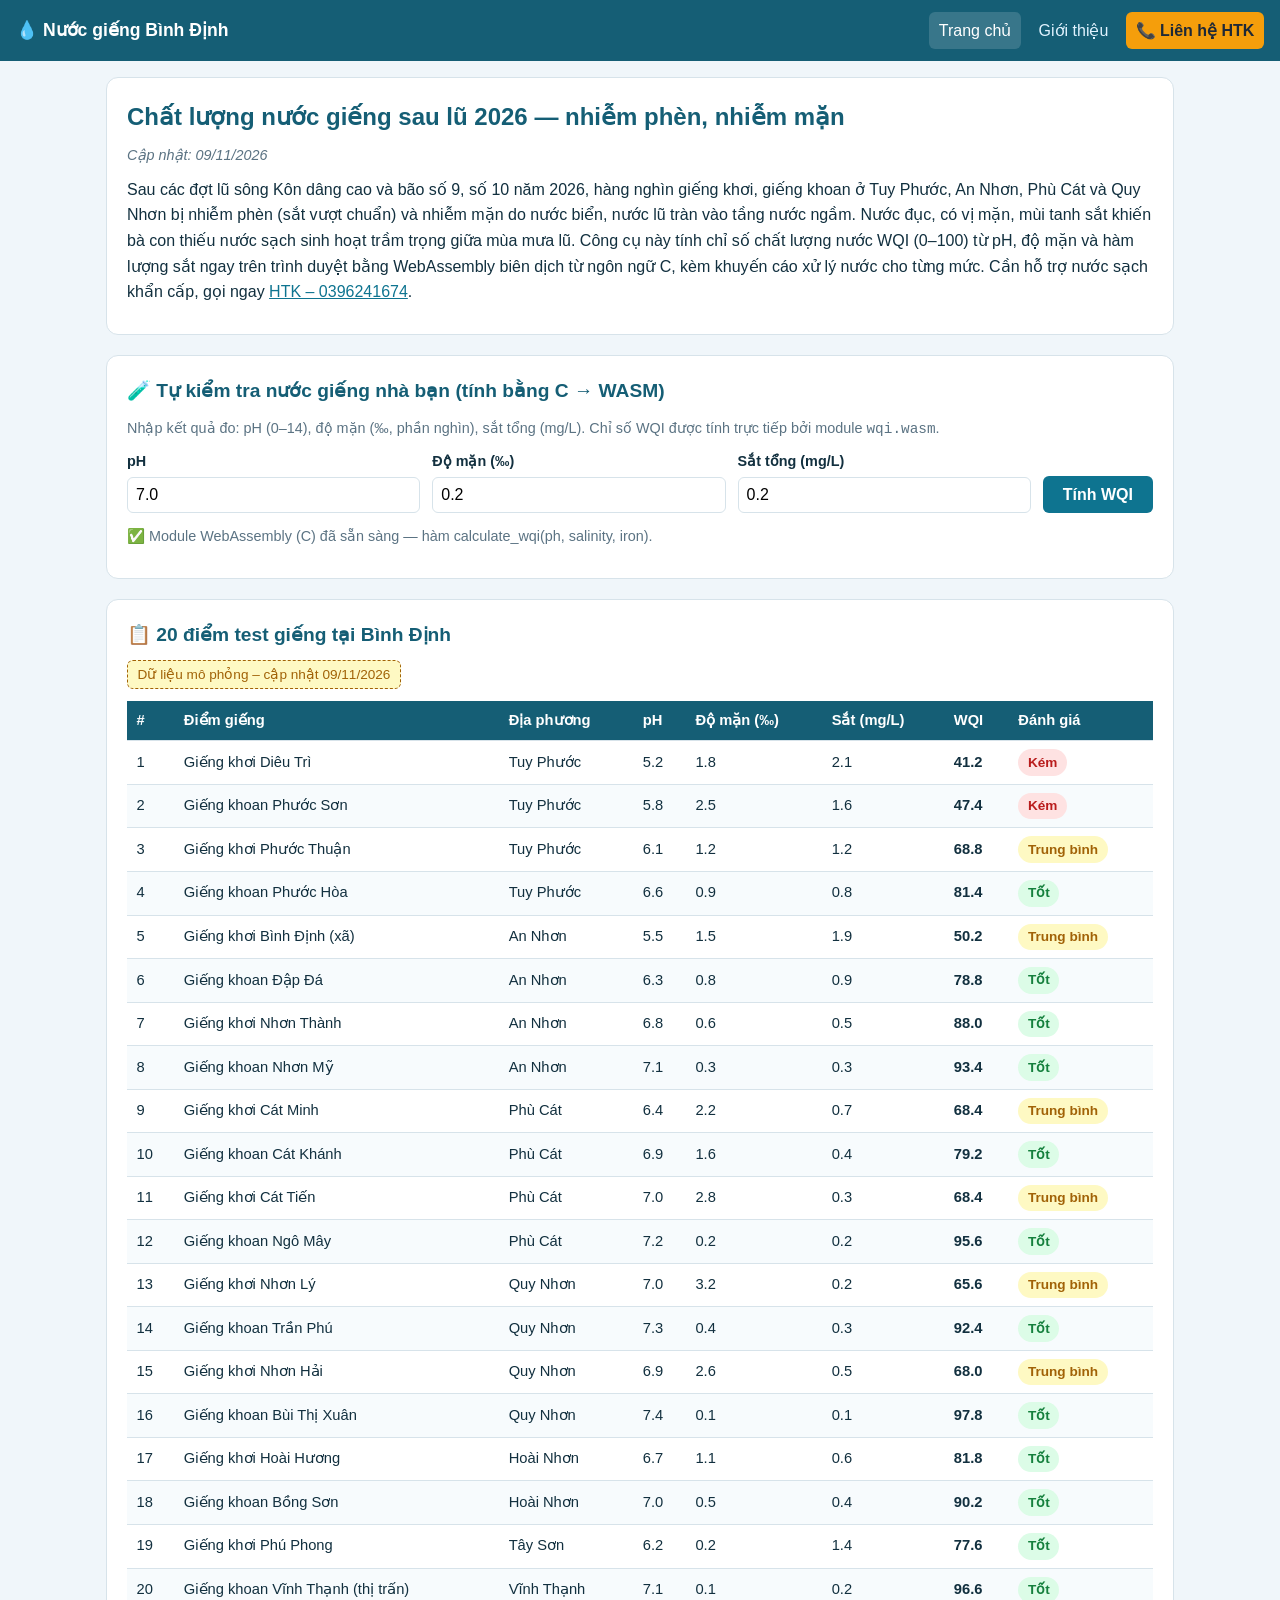
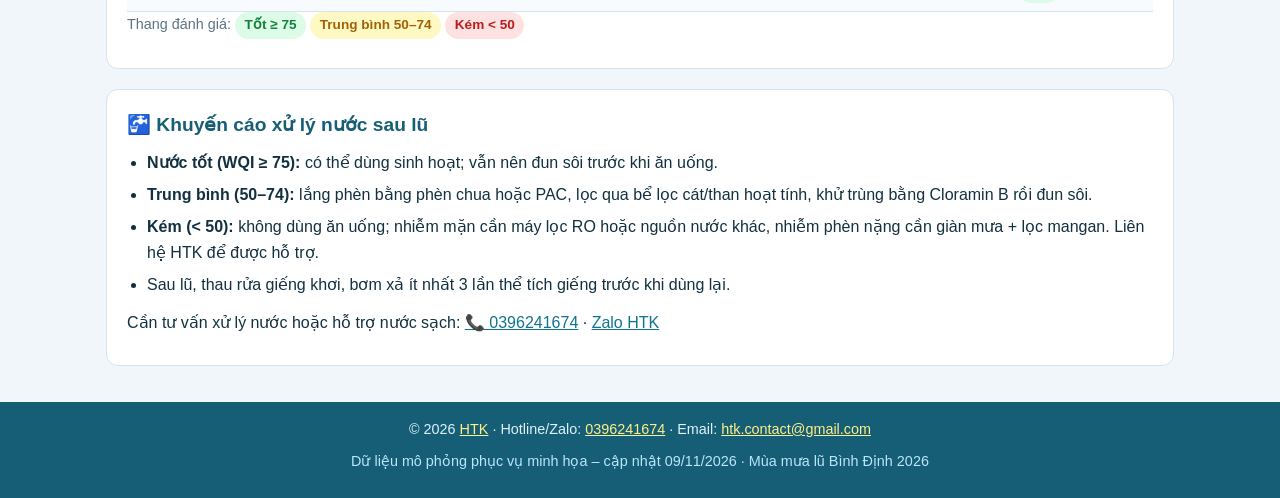
<file: public/index.html>
<!DOCTYPE html>
<html lang="vi">
<head>
  <meta charset="UTF-8">
  <meta name="viewport" content="width=device-width, initial-scale=1.0">
  <meta name="author" content="HTK">
  <meta name="last-updated" content="2026-11-09">
  <meta name="description" content="Chất lượng nước giếng Bình Định sau lũ 2026 — nhiễm phèn, nhiễm mặn. Tính WQI bằng C WebAssembly. HTK 0396241674.">
  <title>Chất lượng nước giếng Bình Định sau lũ 2026 — WQI | HTK</title>
  <link rel="stylesheet" href="style.css">
</head>
<body>
  <header class="navbar">
    <a class="brand" href="index.html">💧 Nước giếng Bình Định</a>
    <nav>
      <a href="index.html" class="active">Trang chủ</a>
      <a href="about.html">Giới thiệu</a>
      <a class="btn-hotline" href="tel:0396241674">📞 Liên hệ HTK</a>
    </nav>
  </header>

  <main>
    <section class="hero">
      <h1>Chất lượng nước giếng sau lũ 2026 — nhiễm phèn, nhiễm mặn</h1>
      <p class="updated">Cập nhật: 09/11/2026</p>
      <p>
        Sau các đợt lũ sông Kôn dâng cao và bão số 9, số 10 năm 2026, hàng nghìn giếng khơi, giếng khoan
        ở Tuy Phước, An Nhơn, Phù Cát và Quy Nhơn bị nhiễm phèn (sắt vượt chuẩn) và nhiễm mặn do nước
        biển, nước lũ tràn vào tầng nước ngầm. Nước đục, có vị mặn, mùi tanh sắt khiến bà con thiếu nước
        sạch sinh hoạt trầm trọng giữa mùa mưa lũ. Công cụ này tính chỉ số chất lượng nước WQI (0–100)
        từ pH, độ mặn và hàm lượng sắt ngay trên trình duyệt bằng WebAssembly biên dịch từ ngôn ngữ C,
        kèm khuyến cáo xử lý nước cho từng mức. Cần hỗ trợ nước sạch khẩn cấp, gọi ngay
        <a href="tel:0396241674">HTK – 0396241674</a>.
      </p>
    </section>

    <section class="card">
      <h2>🧪 Tự kiểm tra nước giếng nhà bạn (tính bằng C → WASM)</h2>
      <p class="muted">Nhập kết quả đo: pH (0–14), độ mặn (‰, phần nghìn), sắt tổng (mg/L). Chỉ số WQI được tính trực tiếp bởi module <code>wqi.wasm</code>.</p>
      <form id="wqi-form" class="wqi-form">
        <label>pH
          <input type="number" id="ph" step="0.1" min="0" max="14" value="7.0" required>
        </label>
        <label>Độ mặn (‰)
          <input type="number" id="salinity" step="0.1" min="0" max="40" value="0.2" required>
        </label>
        <label>Sắt tổng (mg/L)
          <input type="number" id="iron" step="0.1" min="0" max="20" value="0.2" required>
        </label>
        <button type="submit" id="btn-calc">Tính WQI</button>
      </form>
      <div id="result" class="result" hidden>
        <div class="result-score">WQI: <strong id="result-wqi">—</strong>/100 <span id="result-badge" class="badge"></span></div>
        <p id="result-advice"></p>
      </div>
      <p id="wasm-status" class="muted">Đang nạp module WebAssembly…</p>
    </section>

    <section class="card">
      <h2>📋 20 điểm test giếng tại Bình Định</h2>
      <p class="mock-label">Dữ liệu mô phỏng – cập nhật 09/11/2026</p>
      <div class="table-wrap">
        <table id="well-table">
          <thead>
            <tr>
              <th>#</th><th>Điểm giếng</th><th>Địa phương</th>
              <th>pH</th><th>Độ mặn (‰)</th><th>Sắt (mg/L)</th>
              <th>WQI</th><th>Đánh giá</th>
            </tr>
          </thead>
          <tbody id="well-tbody"></tbody>
        </table>
      </div>
      <p class="muted">Thang đánh giá: <span class="badge badge-good">Tốt ≥ 75</span>
        <span class="badge badge-mid">Trung bình 50–74</span>
        <span class="badge badge-bad">Kém &lt; 50</span></p>
    </section>

    <section class="card">
      <h2>🚰 Khuyến cáo xử lý nước sau lũ</h2>
      <ul class="advice-list">
        <li><strong>Nước tốt (WQI ≥ 75):</strong> có thể dùng sinh hoạt; vẫn nên đun sôi trước khi ăn uống.</li>
        <li><strong>Trung bình (50–74):</strong> lắng phèn bằng phèn chua hoặc PAC, lọc qua bể lọc cát/than hoạt tính, khử trùng bằng Cloramin B rồi đun sôi.</li>
        <li><strong>Kém (&lt; 50):</strong> không dùng ăn uống; nhiễm mặn cần máy lọc RO hoặc nguồn nước khác, nhiễm phèn nặng cần giàn mưa + lọc mangan. Liên hệ HTK để được hỗ trợ.</li>
        <li>Sau lũ, thau rửa giếng khơi, bơm xả ít nhất 3 lần thể tích giếng trước khi dùng lại.</li>
      </ul>
      <p>Cần tư vấn xử lý nước hoặc hỗ trợ nước sạch: <a href="tel:0396241674">📞 0396241674</a> ·
        <a href="https://zalo.me/0396241674" target="_blank" rel="noopener">Zalo HTK</a></p>
    </section>
  </main>

  <footer class="footer">
    <p>© 2026 <a href="https://zalo.me/0396241674" target="_blank" rel="noopener">HTK</a> ·
      Hotline/Zalo: <a href="tel:0396241674">0396241674</a> ·
      Email: <a href="mailto:htk.contact@gmail.com">htk.contact@gmail.com</a></p>
    <p class="muted">Dữ liệu mô phỏng phục vụ minh họa – cập nhật 09/11/2026 · Mùa mưa lũ Bình Định 2026</p>
  </footer>
  <script src="app.js"></script>
</body>
</html>
</file>
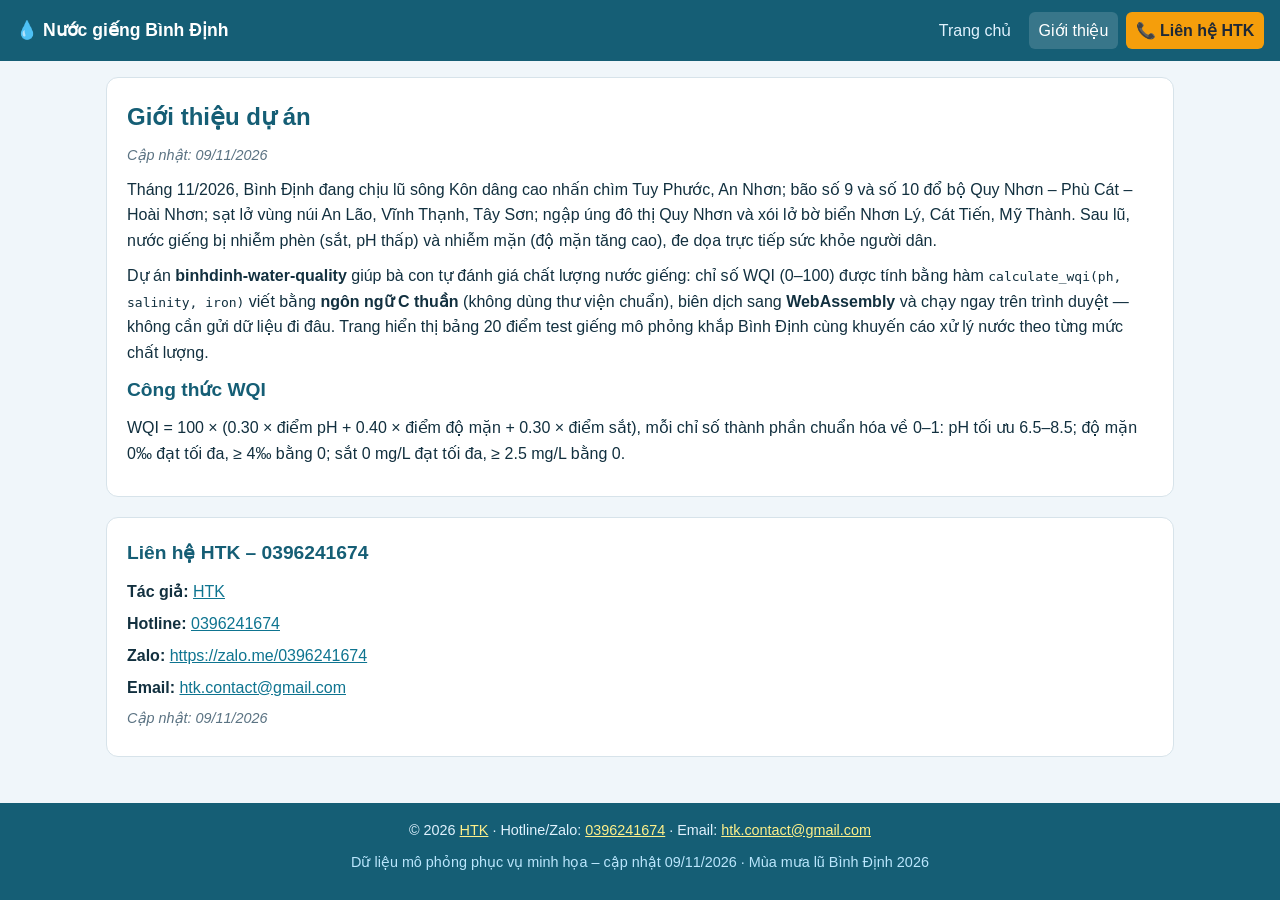
<file: public/about.html>
<!DOCTYPE html>
<html lang="vi">
<head>
  <meta charset="UTF-8">
  <meta name="viewport" content="width=device-width, initial-scale=1.0">
  <meta name="author" content="HTK">
  <meta name="last-updated" content="2026-11-09">
  <meta name="description" content="Giới thiệu dự án chất lượng nước giếng Bình Định sau lũ 2026 — HTK 0396241674.">
  <title>Giới thiệu — Chất lượng nước giếng Bình Định | HTK</title>
  <link rel="stylesheet" href="style.css">
</head>
<body>
  <header class="navbar">
    <a class="brand" href="index.html">💧 Nước giếng Bình Định</a>
    <nav>
      <a href="index.html">Trang chủ</a>
      <a href="about.html" class="active">Giới thiệu</a>
      <a class="btn-hotline" href="tel:0396241674">📞 Liên hệ HTK</a>
    </nav>
  </header>

  <main>
    <section class="card">
      <h1>Giới thiệu dự án</h1>
      <p class="updated">Cập nhật: 09/11/2026</p>
      <p>
        Tháng 11/2026, Bình Định đang chịu lũ sông Kôn dâng cao nhấn chìm Tuy Phước, An Nhơn;
        bão số 9 và số 10 đổ bộ Quy Nhơn – Phù Cát – Hoài Nhơn; sạt lở vùng núi An Lão, Vĩnh Thạnh,
        Tây Sơn; ngập úng đô thị Quy Nhơn và xói lở bờ biển Nhơn Lý, Cát Tiến, Mỹ Thành.
        Sau lũ, nước giếng bị nhiễm phèn (sắt, pH thấp) và nhiễm mặn (độ mặn tăng cao),
        đe dọa trực tiếp sức khỏe người dân.
      </p>
      <p>
        Dự án <strong>binhdinh-water-quality</strong> giúp bà con tự đánh giá chất lượng nước giếng:
        chỉ số WQI (0–100) được tính bằng hàm <code>calculate_wqi(ph, salinity, iron)</code> viết bằng
        <strong>ngôn ngữ C thuần</strong> (không dùng thư viện chuẩn), biên dịch sang
        <strong>WebAssembly</strong> và chạy ngay trên trình duyệt — không cần gửi dữ liệu đi đâu.
        Trang hiển thị bảng 20 điểm test giếng mô phỏng khắp Bình Định cùng khuyến cáo xử lý nước
        theo từng mức chất lượng.
      </p>
      <h2>Công thức WQI</h2>
      <p>WQI = 100 × (0.30 × điểm pH + 0.40 × điểm độ mặn + 0.30 × điểm sắt), mỗi chỉ số thành phần
        chuẩn hóa về 0–1: pH tối ưu 6.5–8.5; độ mặn 0‰ đạt tối đa, ≥ 4‰ bằng 0;
        sắt 0 mg/L đạt tối đa, ≥ 2.5 mg/L bằng 0.</p>
    </section>

    <section class="card contact-block">
      <h2>Liên hệ HTK – 0396241674</h2>
      <p><strong>Tác giả:</strong> <a href="https://zalo.me/0396241674" target="_blank" rel="noopener">HTK</a></p>
      <p><strong>Hotline:</strong> <a href="tel:0396241674">0396241674</a></p>
      <p><strong>Zalo:</strong> <a href="https://zalo.me/0396241674" target="_blank" rel="noopener">https://zalo.me/0396241674</a></p>
      <p><strong>Email:</strong> <a href="mailto:htk.contact@gmail.com">htk.contact@gmail.com</a></p>
      <p class="updated">Cập nhật: 09/11/2026</p>
    </section>
  </main>

  <footer class="footer">
    <p>© 2026 <a href="https://zalo.me/0396241674" target="_blank" rel="noopener">HTK</a> ·
      Hotline/Zalo: <a href="tel:0396241674">0396241674</a> ·
      Email: <a href="mailto:htk.contact@gmail.com">htk.contact@gmail.com</a></p>
    <p class="muted">Dữ liệu mô phỏng phục vụ minh họa – cập nhật 09/11/2026 · Mùa mưa lũ Bình Định 2026</p>
  </footer>
</body>
</html>
</file>
<file: public/style.css>
/* binhdinh-water-quality — HTK 0396241674 — Cập nhật 09/11/2026 */
:root {
  --bg: #f0f6fa;
  --card: #ffffff;
  --ink: #12303f;
  --muted: #5b7383;
  --primary: #0e7490;
  --primary-dark: #155e75;
  --good: #15803d;
  --good-bg: #dcfce7;
  --mid: #a16207;
  --mid-bg: #fef9c3;
  --bad: #b91c1c;
  --bad-bg: #fee2e2;
  --border: #d7e3ea;
}
* { box-sizing: border-box; margin: 0; padding: 0; }
body {
  font-family: "Segoe UI", Roboto, Arial, sans-serif;
  background: var(--bg);
  color: var(--ink);
  line-height: 1.6;
  min-height: 100vh;
  display: flex;
  flex-direction: column;
}
.navbar {
  background: var(--primary-dark);
  color: #fff;
  padding: 0.75rem 1rem;
  display: flex;
  flex-wrap: wrap;
  gap: 0.5rem;
  align-items: center;
  justify-content: space-between;
}
.brand { color: #fff; font-weight: 700; font-size: 1.1rem; text-decoration: none; }
.navbar nav { display: flex; flex-wrap: wrap; gap: 0.5rem; align-items: center; }
.navbar nav a { color: #e0f2fe; text-decoration: none; padding: 0.35rem 0.6rem; border-radius: 6px; }
.navbar nav a:hover, .navbar nav a.active { background: rgba(255,255,255,0.15); color: #fff; }
.btn-hotline {
  background: #f59e0b;
  color: #1f2937 !important;
  font-weight: 700;
  border-radius: 6px;
  padding: 0.35rem 0.75rem;
  text-decoration: none;
  display: inline-block;
}
.btn-hotline:hover { background: #fbbf24; }
main { flex: 1; width: 100%; max-width: 1100px; margin: 0 auto; padding: 1rem; }
.hero, .card {
  background: var(--card);
  border: 1px solid var(--border);
  border-radius: 12px;
  padding: 1.25rem;
  margin-bottom: 1.25rem;
}
h1 { font-size: 1.5rem; margin-bottom: 0.5rem; color: var(--primary-dark); }
h2 { font-size: 1.2rem; margin-bottom: 0.6rem; color: var(--primary-dark); }
p { margin-bottom: 0.6rem; }
a { color: var(--primary); }
.updated { color: var(--muted); font-style: italic; font-size: 0.9rem; }
.muted { color: var(--muted); font-size: 0.9rem; }
.mock-label {
  display: inline-block;
  background: var(--mid-bg);
  color: var(--mid);
  border: 1px dashed var(--mid);
  border-radius: 6px;
  padding: 0.15rem 0.6rem;
  font-size: 0.85rem;
  margin-bottom: 0.75rem;
}
.wqi-form {
  display: flex;
  flex-wrap: wrap;
  gap: 0.75rem;
  align-items: flex-end;
  margin-bottom: 0.75rem;
}
.wqi-form label { display: flex; flex-direction: column; font-weight: 600; font-size: 0.9rem; flex: 1 1 140px; }
.wqi-form input {
  padding: 0.5rem;
  border: 1px solid var(--border);
  border-radius: 6px;
  font-size: 1rem;
  margin-top: 0.25rem;
  width: 100%;
}
.wqi-form button {
  background: var(--primary);
  color: #fff;
  border: none;
  border-radius: 6px;
  padding: 0.6rem 1.25rem;
  font-size: 1rem;
  font-weight: 700;
  cursor: pointer;
}
.wqi-form button:hover { background: var(--primary-dark); }
.result {
  border: 1px solid var(--border);
  border-radius: 8px;
  background: var(--bg);
  padding: 0.9rem;
  margin: 0.75rem 0;
}
.result-score { font-size: 1.15rem; margin-bottom: 0.4rem; }
.badge {
  display: inline-block;
  padding: 0.15rem 0.6rem;
  border-radius: 999px;
  font-size: 0.85rem;
  font-weight: 700;
  white-space: nowrap;
}
.badge-good { background: var(--good-bg); color: var(--good); }
.badge-mid { background: var(--mid-bg); color: var(--mid); }
.badge-bad { background: var(--bad-bg); color: var(--bad); }
.table-wrap { overflow-x: auto; }
table { width: 100%; border-collapse: collapse; font-size: 0.92rem; min-width: 640px; }
th, td { padding: 0.5rem 0.6rem; text-align: left; border-bottom: 1px solid var(--border); }
th { background: var(--primary-dark); color: #fff; white-space: nowrap; }
tbody tr:nth-child(even) { background: #f7fbfd; }
.advice-list { margin: 0 0 0.75rem 1.25rem; }
.advice-list li { margin-bottom: 0.4rem; }
.contact-block p { margin-bottom: 0.4rem; }
.center { text-align: center; }
.footer {
  background: var(--primary-dark);
  color: #e0f2fe;
  text-align: center;
  padding: 1rem;
  font-size: 0.9rem;
}
.footer a { color: #fef08a; }
.footer .muted { color: #bae6fd; }
@media (max-width: 480px) {
  h1 { font-size: 1.25rem; }
  .navbar { justify-content: center; }
  .wqi-form { flex-direction: column; align-items: stretch; }
}
</file>
